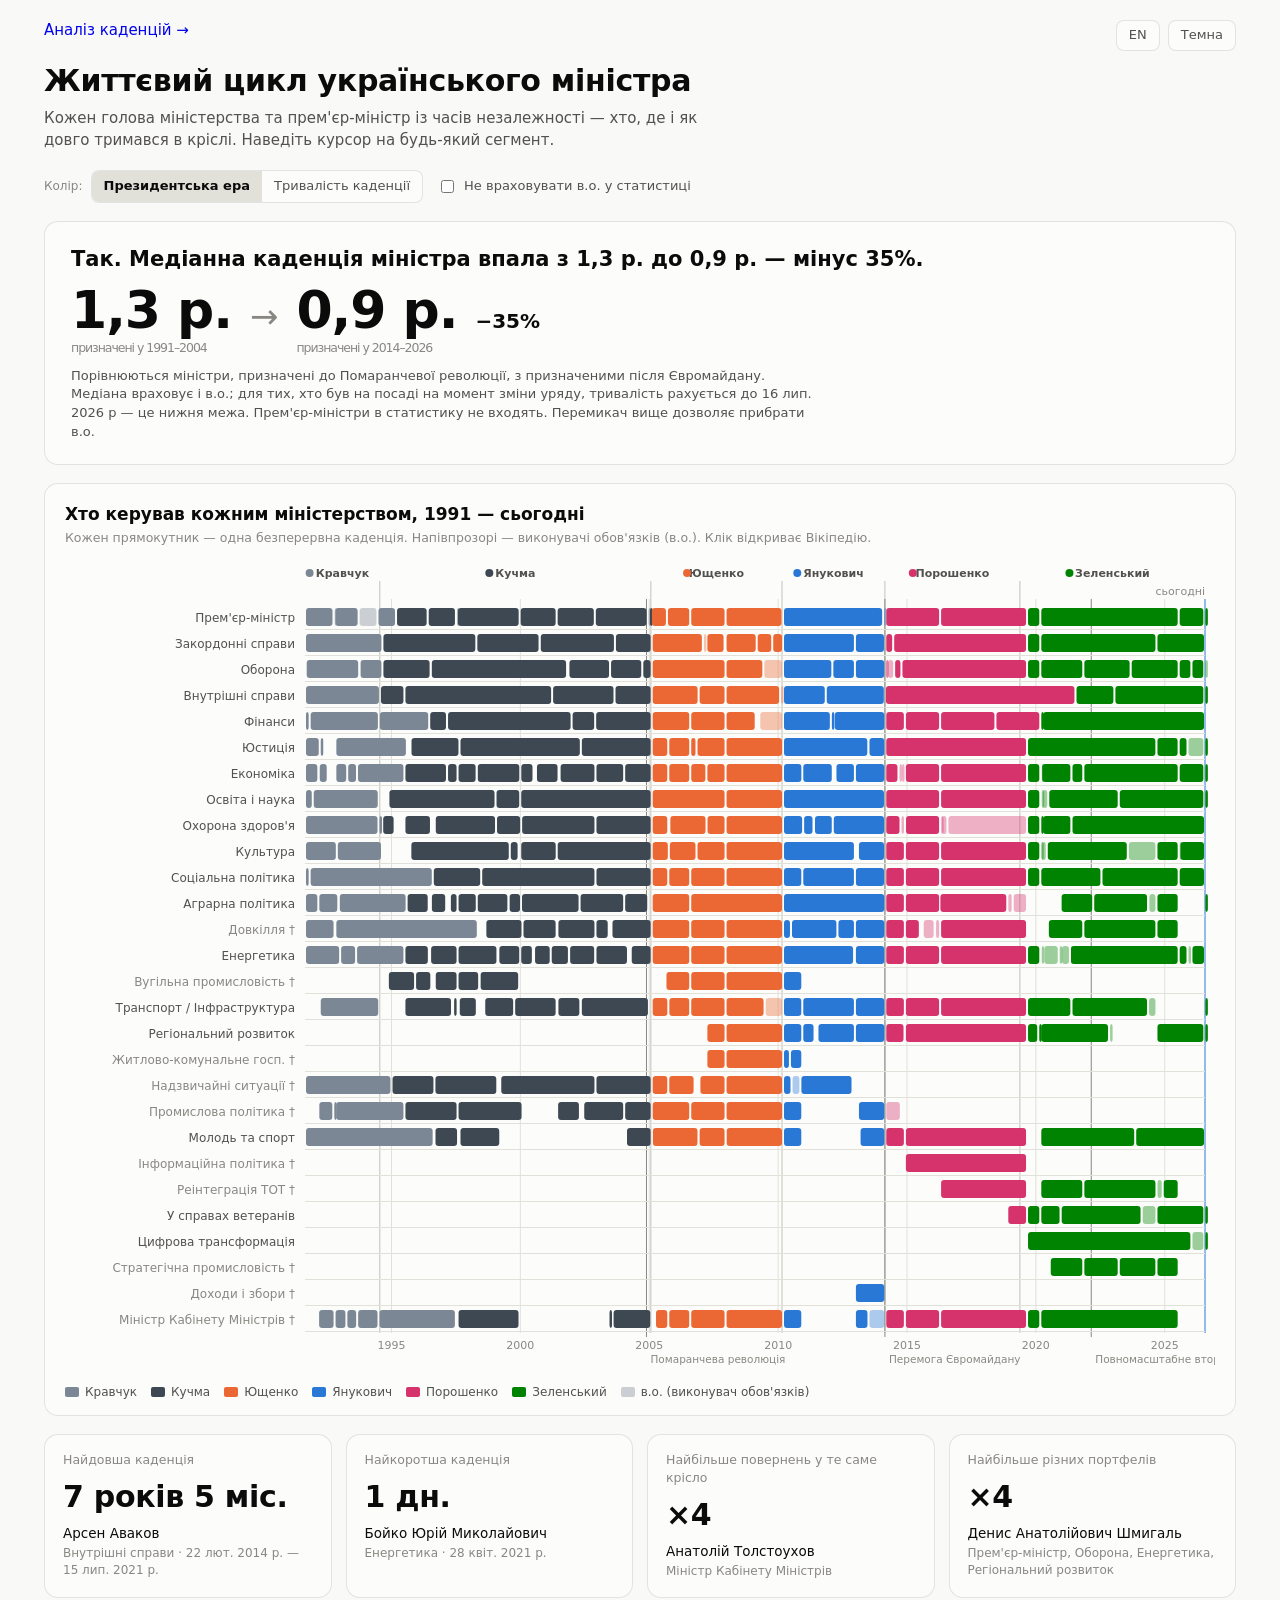
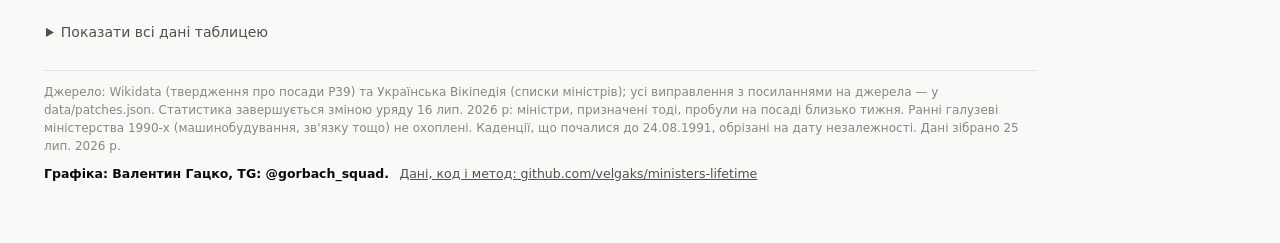
<file: viz/index.html>
<!DOCTYPE html>
<html lang="uk">
<head>
<meta charset="utf-8">
<meta name="viewport" content="width=device-width, initial-scale=1">
<title>Життєвий цикл українського міністра</title>
<link rel="stylesheet" href="style.css">
</head>
<body>
<div class="wrap">
  <header>
    <div class="topbar">
      <a id="sheet-link" class="ctl sheetlink" href="runway.html"></a>
      <button id="lang-btn" class="ctl" type="button">EN</button>
      <button id="theme-btn" class="ctl" type="button">Темна</button>
    </div>
    <h1 id="title"></h1>
    <p id="subtitle" class="subtitle"></p>
  </header>

  <div class="controls">
    <span id="color-label" class="ctl-label"></span>
    <span class="seg" role="group">
      <button id="color-era" type="button" aria-pressed="true"></button>
      <button id="color-dur" type="button" aria-pressed="false"></button>
    </span>
    <label class="chk"><input type="checkbox" id="acting-chk"> <span id="acting-label-txt"></span></label>
  </div>

  <section id="hero" class="hero"></section>

  <section class="card">
    <h2 id="timeline-title"></h2>
    <p id="timeline-cap" class="cap"></p>
    <div class="scrollx"><div id="timeline-host"></div></div>
    <div id="tl-legend" class="legend"></div>
  </section>

  <section id="records" class="tiles"></section>

  <details class="tablewrap">
    <summary id="table-summary"></summary>
    <p id="table-note" class="tnote"></p>
    <div class="scrollx"><div id="table-host"></div></div>
  </details>

  <footer>
    <p id="footer-note" class="fnote"></p>
    <p class="fcredit"><span id="footer-credit"></span>
      <a id="footer-repo" href="https://github.com/velgaks/ministers-lifetime" target="_blank" rel="noopener"></a></p>
  </footer>
</div>
<div id="tooltip" role="tooltip"></div>
<script src="data.js"></script>
<script src="common.js"></script>
<script src="app.js"></script>
</body>
</html>
</file>
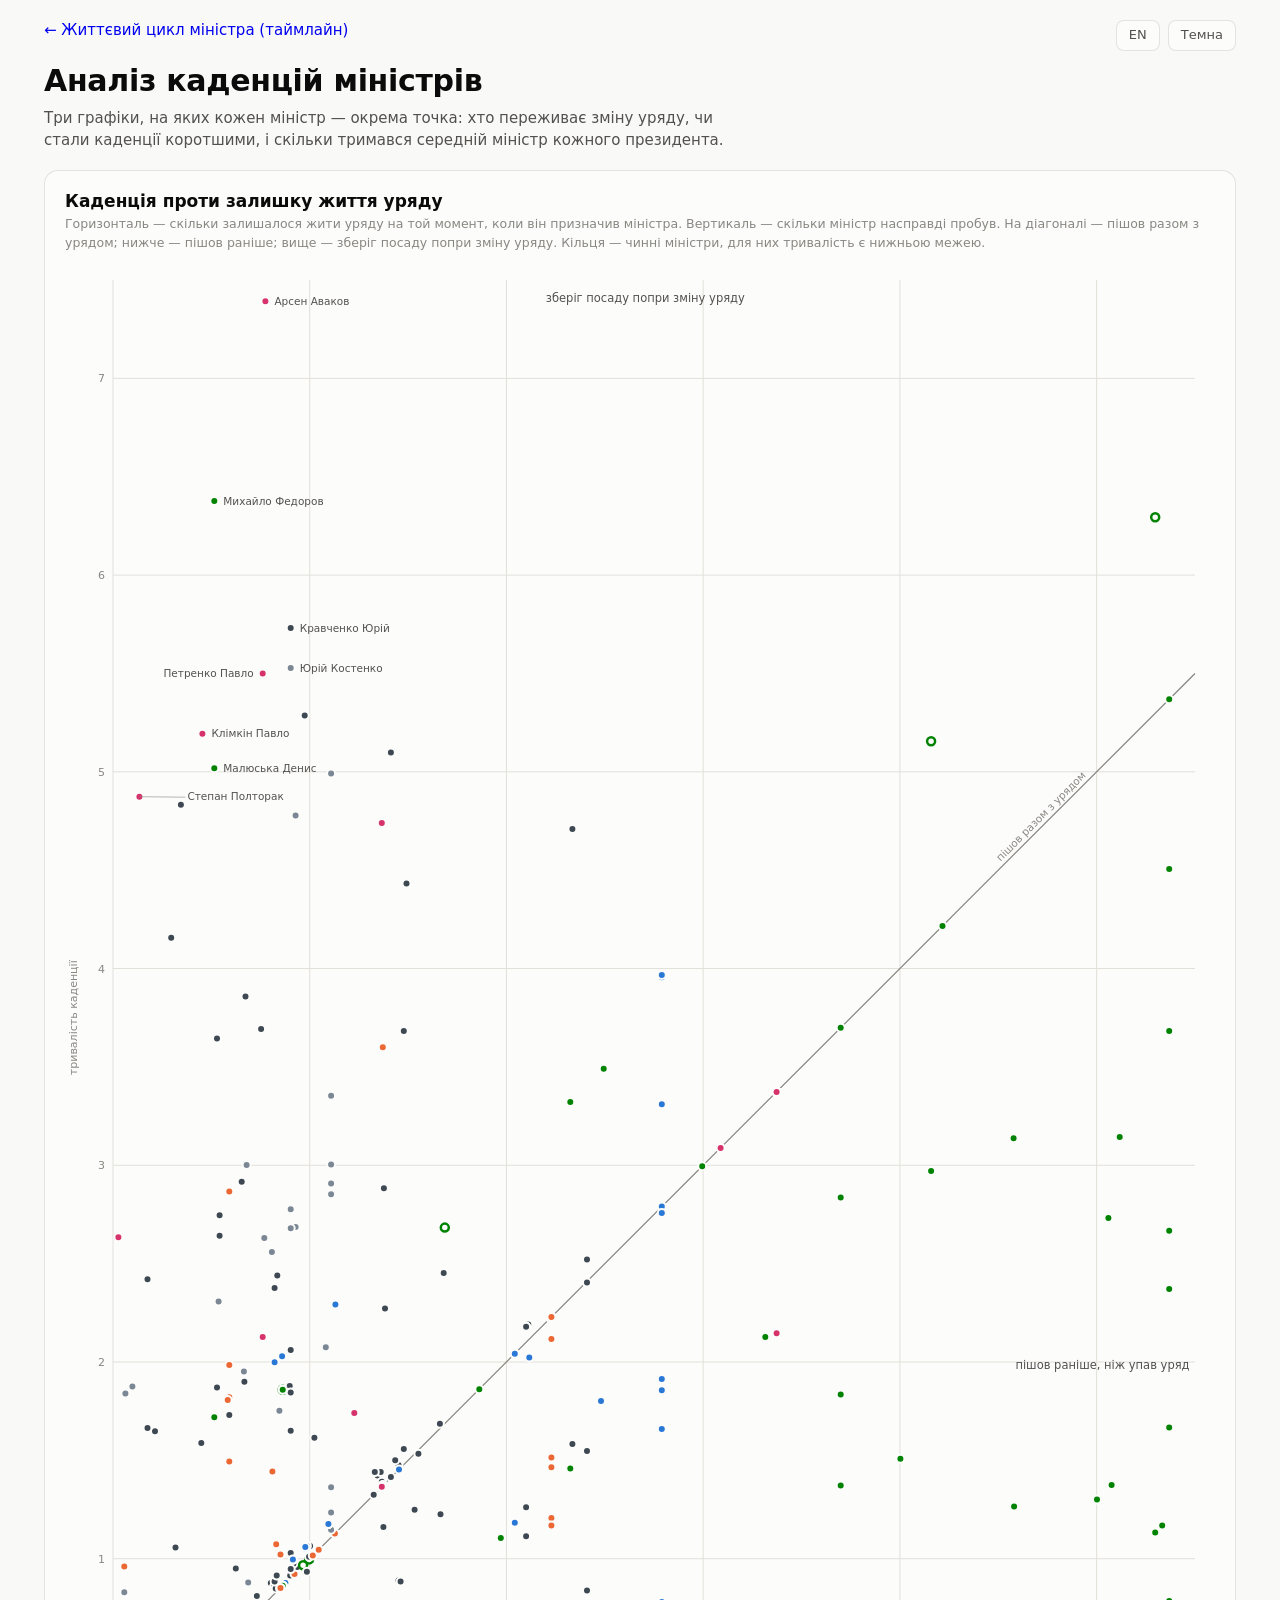
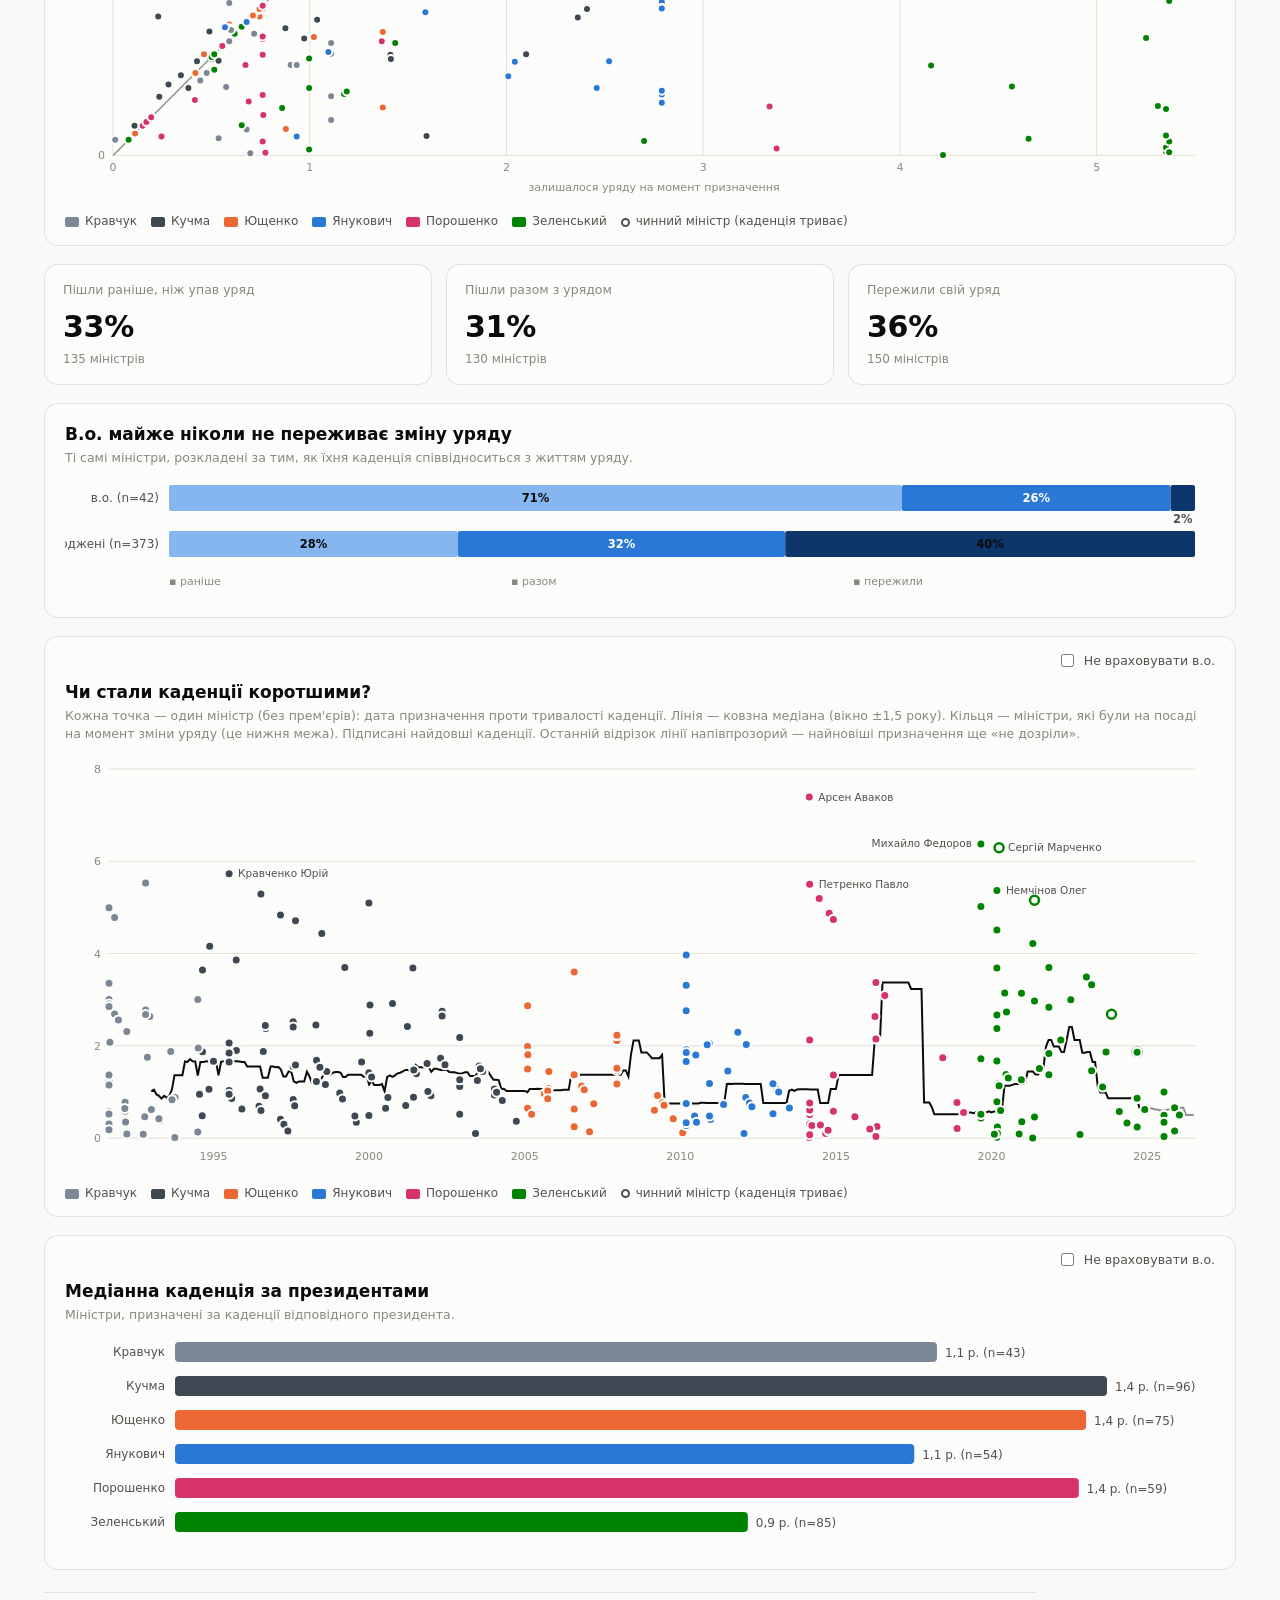
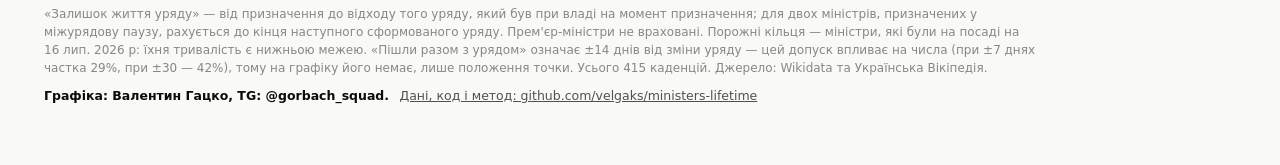
<file: viz/runway.html>
<!DOCTYPE html>
<html lang="uk">
<head>
<meta charset="utf-8">
<meta name="viewport" content="width=device-width, initial-scale=1">
<title>Аналіз каденцій міністрів</title>
<link rel="stylesheet" href="style.css">
</head>
<body>
<div class="wrap">
  <header>
    <div class="topbar">
      <a id="sheet-link" class="ctl sheetlink" href="index.html"></a>
      <button id="lang-btn" class="ctl" type="button">EN</button>
      <button id="theme-btn" class="ctl" type="button">Темна</button>
    </div>
    <h1 id="title"></h1>
    <p id="subtitle" class="subtitle"></p>
  </header>

  <section class="card">
    <h2 id="chart-title"></h2>
    <p id="chart-cap" class="cap"></p>
    <div class="scrollx"><div id="runway-host"></div></div>
    <div id="runway-legend" class="legend"></div>
  </section>

  <section id="split" class="tiles"></section>

  <section class="card">
    <h2 id="acting-title"></h2>
    <p id="acting-cap" class="cap"></p>
    <div class="scrollx"><div id="acting-host"></div></div>
  </section>

  <section class="card">
    <div class="cardctl">
      <label class="chk"><input type="checkbox" class="excl-chk"> <span class="excl-label"></span></label>
    </div>
    <h2 id="trend-title"></h2>
    <p id="trend-cap" class="cap"></p>
    <div class="scrollx"><div id="scatter-host"></div></div>
    <div id="trend-legend" class="legend"></div>
  </section>

  <section class="card">
    <div class="cardctl">
      <label class="chk"><input type="checkbox" class="excl-chk"> <span class="excl-label"></span></label>
    </div>
    <h2 id="era-title"></h2>
    <p id="era-cap" class="cap"></p>
    <div class="scrollx"><div id="erabars-host"></div></div>
  </section>

  <footer>
    <p id="footer-note" class="fnote"></p>
    <p class="fcredit"><span id="footer-credit"></span>
      <a id="footer-repo" href="https://github.com/velgaks/ministers-lifetime" target="_blank" rel="noopener"></a></p>
  </footer>
</div>
<div id="tooltip" role="tooltip"></div>
<script src="data.js"></script>
<script src="common.js"></script>
<script src="runway.js"></script>
</body>
</html>
</file>
<file: viz/style.css>
/* Ukraine ministers tenure — theme tokens & layout */

:root {
  color-scheme: light;
  --page: #f9f9f7;
  --surface: #fcfcfb;
  --ink: #0b0b0b;
  --ink-2: #52514e;
  --muted: #898781;
  --grid: #e1e0d9;
  --baseline: #c3c2b7;
  --border: rgba(11, 11, 11, 0.10);
  /* Presidential colours = the party that carried each president.
     Yushchenko orange (Our Ukraine / Orange Revolution), Yanukovych blue
     (Party of Regions), Poroshenko crimson (European Solidarity — their red;
     blue is taken, and brighter red is indistinguishable from green under
     deuteranopia), Zelensky green (Servant of the People). Kravchuk and Kuchma
     ran as independents with no party branding, hence neutral blue-greys. */
  --era-kravchuk: #7b8794;
  --era-kuchma: #3d4852;
  --era-yushchenko: #eb6834;
  --era-yanukovych: #2a78d6;
  --era-poroshenko: #d6336c;
  --era-zelensky: #008300;
  /* sequential (tenure length, light: light→dark = short→long) */
  --dur-0: #86b6ef;
  --dur-1: #5598e7;
  --dur-2: #2a78d6;
  --dur-3: #1c5cab;
  --dur-4: #0d366b;
  --accent: #2a78d6;
  /* runway sheet: confirmed vs never-confirmed acting. Blue is the single-series
     accent, orange the second accent — the same two the R figure uses. */
  --status-confirmed: #2a78d6;
  --status-acting: #eb6834;
  /* left early → left with the government → outlived it. An ordered sequence, so
     one hue light to dark rather than three unrelated colours. */
  --place-0: #86b6ef;
  --place-1: #2a78d6;
  --place-2: #0d366b;
}
@media (prefers-color-scheme: dark) {
  :root:not([data-theme="light"]) {
    color-scheme: dark;
    --page: #0d0d0d;
    --surface: #1a1a19;
    --ink: #ffffff;
    --ink-2: #c3c2b7;
    --muted: #898781;
    --grid: #2c2c2a;
    --baseline: #383835;
    --border: rgba(255, 255, 255, 0.10);
    --era-kravchuk: #b3c2d1;
    --era-kuchma: #55636f;
    --era-yushchenko: #d95926;
    --era-yanukovych: #3987e5;
    --era-poroshenko: #e0558a;
    --era-zelensky: #0ca30c;
    --dur-0: #184f95;
    --dur-1: #256abf;
    --dur-2: #3987e5;
    --dur-3: #6da7ec;
    --dur-4: #9ec5f4;
    --accent: #3987e5;
    --status-confirmed: #3987e5;
    --status-acting: #d95926;
    /* the ramp inverts in dark mode, as the duration ramp above does */
    --place-0: #184f95;
    --place-1: #3987e5;
    --place-2: #9ec5f4;
  }
}
:root[data-theme="dark"] {
  color-scheme: dark;
  --page: #0d0d0d;
  --surface: #1a1a19;
  --ink: #ffffff;
  --ink-2: #c3c2b7;
  --muted: #898781;
  --grid: #2c2c2a;
  --baseline: #383835;
  --border: rgba(255, 255, 255, 0.10);
  --era-kravchuk: #b3c2d1;
  --era-kuchma: #55636f;
  --era-yushchenko: #d95926;
  --era-yanukovych: #3987e5;
  --era-poroshenko: #e0558a;
  --era-zelensky: #0ca30c;
  --dur-0: #184f95;
  --dur-1: #256abf;
  --dur-2: #3987e5;
  --dur-3: #6da7ec;
  --dur-4: #9ec5f4;
  --accent: #3987e5;
  --status-confirmed: #3987e5;
  --status-acting: #d95926;
  --place-0: #184f95;
  --place-1: #3987e5;
  --place-2: #9ec5f4;
}

* { box-sizing: border-box; }
html, body { margin: 0; padding: 0; }
body {
  background: var(--page);
  color: var(--ink);
  font-family: system-ui, -apple-system, "Segoe UI", sans-serif;
  font-size: 15px;
  line-height: 1.45;
}
.wrap { max-width: 1240px; margin: 0 auto; padding: 20px 24px 60px; }

/* header */
.topbar { display: flex; justify-content: flex-end; gap: 8px; margin-bottom: 8px; }
h1 { font-size: 30px; margin: 4px 0 6px; letter-spacing: -0.01em; }
.subtitle { color: var(--ink-2); margin: 0 0 18px; max-width: 72ch; }

button.ctl {
  font: inherit; font-size: 13px;
  color: var(--ink-2);
  background: var(--surface);
  border: 1px solid var(--border);
  border-radius: 8px;
  padding: 5px 12px;
  cursor: pointer;
}
button.ctl:hover { color: var(--ink); }
button.ctl[aria-pressed="true"] { color: var(--ink); font-weight: 600; border-color: var(--baseline); }

.seg { display: inline-flex; border: 1px solid var(--border); border-radius: 8px; overflow: hidden; background: var(--surface); }
.seg button {
  font: inherit; font-size: 13px; border: 0; background: transparent;
  color: var(--ink-2); padding: 6px 12px; cursor: pointer;
}
.seg button[aria-pressed="true"] { background: var(--grid); color: var(--ink); font-weight: 600; }

.controls {
  display: flex; flex-wrap: wrap; align-items: center; gap: 14px;
  margin: 14px 0 18px;
}
.controls label.chk { display: inline-flex; align-items: center; gap: 7px; font-size: 13px; color: var(--ink-2); cursor: pointer; }
.controls .ctl-label { font-size: 12px; color: var(--muted); margin-right: -6px; }

/* hero */
.hero {
  background: var(--surface);
  border: 1px solid var(--border);
  border-radius: 14px;
  padding: 22px 26px;
  margin-bottom: 18px;
}
.hero .answer { font-size: 21px; font-weight: 650; margin: 0 0 10px; }
.hero .figures { display: flex; align-items: baseline; gap: 18px; flex-wrap: wrap; }
.hero .fig { font-size: 52px; font-weight: 650; letter-spacing: -0.02em; line-height: 1; }
.hero .arrow { font-size: 34px; color: var(--muted); }
.hero .figcap { display: block; font-size: 12.5px; color: var(--muted); margin-top: 6px; font-weight: 400; }
.hero .delta { font-size: 20px; font-weight: 650; }
.hero .note { color: var(--ink-2); font-size: 13px; margin: 12px 0 0; max-width: 90ch; }

/* cards */
.card {
  background: var(--surface);
  border: 1px solid var(--border);
  border-radius: 14px;
  padding: 18px 20px 14px;
  margin-bottom: 18px;
}
.card h2 { font-size: 17px; margin: 0 0 2px; }
.card .cap { color: var(--muted); font-size: 12.5px; margin: 0 0 12px; }
.scrollx { overflow-x: auto; }

svg text { font-family: inherit; }
svg .rowlabel { font-size: 12px; fill: var(--ink-2); }
svg .rowlabel.defunct { fill: var(--muted); }
svg .axis { font-size: 11px; fill: var(--muted); }
svg .eralabel { font-size: 11px; font-weight: 600; fill: var(--ink-2); }
svg .eventlabel { font-size: 10.5px; fill: var(--muted); }
svg .outlier { font-size: 10.5px; fill: var(--ink-2); pointer-events: none; }
svg .gridline { stroke: var(--grid); stroke-width: 1; }
svg .erabound { stroke: var(--baseline); stroke-width: 1; }
svg .eventline { stroke: var(--muted); stroke-width: 1; }
svg .todayline { stroke: var(--accent); stroke-width: 1; }
svg .trend { stroke: var(--ink); stroke-width: 2; fill: none; }
svg .trend.provisional { opacity: 0.45; }
/* runway sheet */
/* --muted, not --baseline: this is the line the entire chart is read against, so
   it must not be the faintest thing on the canvas in either theme */
svg .diagonal { stroke: var(--muted); stroke-width: 1.25; }
svg .leader { stroke: var(--muted); stroke-width: 0.6; }
svg .regionlabel { font-size: 11.5px; fill: var(--ink-2); }
svg .barvalue { font-size: 11.5px; font-weight: 600; fill: var(--ink); }
/* on the mid-ramp segment the ink colour has too little contrast either way, so
   that one label goes white — checked against both themes */
svg .barvalue.on-mid { fill: #ffffff; }
/* a segment too thin to hold its number gets it just below the bar instead */
svg .barvalue.outside { fill: var(--ink-2); font-weight: 600; }
rect.placebar { rx: 2; }
.placebar.p-0 { fill: var(--place-0); }
.placebar.p-1 { fill: var(--place-1); }
.placebar.p-2 { fill: var(--place-2); }
/* a control that governs only the card it sits in, rather than the whole page */
.cardctl { display: flex; justify-content: flex-end; margin: -4px 0 10px; }
.cardctl label.chk {
  display: inline-flex; align-items: center; gap: 7px;
  font-size: 12.5px; color: var(--ink-2); cursor: pointer;
}
.sheetlink { text-decoration: none; margin-right: auto; }
.sheetlink:hover { color: var(--ink); border-color: var(--baseline); }

/* era + duration fills */
.f-kravchuk { fill: var(--era-kravchuk); }
.f-kuchma { fill: var(--era-kuchma); }
.f-yushchenko { fill: var(--era-yushchenko); }
.f-yanukovych { fill: var(--era-yanukovych); }
.f-poroshenko { fill: var(--era-poroshenko); }
.f-zelensky { fill: var(--era-zelensky); }
.f-dur-0 { fill: var(--dur-0); }
.f-dur-1 { fill: var(--dur-1); }
.f-dur-2 { fill: var(--dur-2); }
.f-dur-3 { fill: var(--dur-3); }
.f-dur-4 { fill: var(--dur-4); }

rect.seg-mark { rx: 3; }
.seg-mark.acting { fill-opacity: 0.38; }
.seg-mark { cursor: pointer; }
.seg-mark:hover, .seg-mark.hl, .seg-mark:focus-visible {
  stroke: var(--ink); stroke-width: 1.5; outline: none;
}
circle.dot { stroke: var(--surface); stroke-width: 2; cursor: pointer; }
circle.dot.censored { fill: var(--surface); stroke-width: 2.5; }
circle.dot.censored.c-kravchuk { stroke: var(--era-kravchuk); }
circle.dot.censored.c-kuchma { stroke: var(--era-kuchma); }
circle.dot.censored.c-yushchenko { stroke: var(--era-yushchenko); }
circle.dot.censored.c-yanukovych { stroke: var(--era-yanukovych); }
circle.dot.censored.c-poroshenko { stroke: var(--era-poroshenko); }
circle.dot.censored.c-zelensky { stroke: var(--era-zelensky); }
circle.dot.censored.c-confirmed { stroke: var(--status-confirmed); }
circle.dot.censored.c-acting { stroke: var(--status-acting); }
circle.dot:hover, circle.dot.hl { stroke: var(--ink); }
.f-confirmed { fill: var(--status-confirmed); }
.f-acting { fill: var(--status-acting); }

/* legend */
.legend { display: flex; flex-wrap: wrap; gap: 14px; margin-top: 10px; align-items: center; }
.legend .item { display: inline-flex; align-items: center; gap: 6px; font-size: 12px; color: var(--ink-2); }
.legend .sw { width: 14px; height: 10px; border-radius: 2px; display: inline-block; }
.legend .sw.acting { opacity: 0.38; }
.legend .sw.ring { background: transparent; border: 2px solid var(--ink-2); border-radius: 50%; width: 9px; height: 9px; }
.sw.b-kravchuk { background: var(--era-kravchuk); }
.sw.b-kuchma { background: var(--era-kuchma); }
.sw.b-yushchenko { background: var(--era-yushchenko); }
.sw.b-yanukovych { background: var(--era-yanukovych); }
.sw.b-poroshenko { background: var(--era-poroshenko); }
.sw.b-zelensky { background: var(--era-zelensky); }
.sw.b-dur-0 { background: var(--dur-0); }
.sw.b-dur-1 { background: var(--dur-1); }
.sw.b-dur-2 { background: var(--dur-2); }
.sw.b-dur-3 { background: var(--dur-3); }
.sw.b-dur-4 { background: var(--dur-4); }
.sw.b-confirmed { background: var(--status-confirmed); }
.sw.b-acting { background: var(--status-acting); }

/* records tiles */
.tiles { display: grid; grid-template-columns: repeat(auto-fit, minmax(230px, 1fr)); gap: 14px; margin-bottom: 18px; }
.tile {
  background: var(--surface); border: 1px solid var(--border); border-radius: 14px;
  padding: 16px 18px;
}
.tile .lbl { font-size: 12.5px; color: var(--muted); margin-bottom: 6px; }
.tile .val { font-size: 30px; font-weight: 650; letter-spacing: -0.01em; }
.tile .who { font-size: 13.5px; margin-top: 5px; }
.tile .ctx { font-size: 12px; color: var(--muted); margin-top: 2px; }

/* tooltip */
#tooltip {
  position: fixed; z-index: 10; pointer-events: none;
  background: var(--surface); color: var(--ink);
  border: 1px solid var(--border); border-radius: 10px;
  box-shadow: 0 6px 24px rgba(0, 0, 0, 0.18);
  padding: 10px 12px; max-width: 300px; font-size: 12.5px;
  display: none;
}
#tooltip .tt-head { display: flex; gap: 10px; align-items: center; }
#tooltip img { width: 44px; height: 44px; border-radius: 50%; object-fit: cover; background: var(--grid); }
#tooltip .tt-name { font-weight: 650; font-size: 14px; }
#tooltip .tt-role { color: var(--ink-2); }
#tooltip .tt-line { margin-top: 6px; color: var(--ink-2); }
#tooltip .tt-line strong { color: var(--ink); }
#tooltip .badge {
  display: inline-block; font-size: 11px; padding: 1px 7px; border-radius: 999px;
  border: 1px solid var(--baseline); color: var(--ink-2); margin-right: 5px; margin-top: 6px;
}
#tooltip .tt-hint { margin-top: 7px; font-size: 11px; color: var(--muted); }

/* table view */
details.tablewrap { margin-bottom: 18px; }
details.tablewrap summary { cursor: pointer; color: var(--ink-2); font-size: 14px; padding: 6px 2px; }
.tablewrap .scrollx { max-height: 480px; overflow: auto; border: 1px solid var(--border); border-radius: 10px; }
table.dataview { border-collapse: collapse; width: 100%; font-size: 12.5px; }
.dataview th, .dataview td { text-align: left; padding: 5px 10px; border-bottom: 1px solid var(--grid); white-space: nowrap; }
.dataview th { position: sticky; top: 0; background: var(--surface); color: var(--muted); font-weight: 600; }
.dataview td.num { font-variant-numeric: tabular-nums; }

/* attribution block: muted method note, then a strong credit line and repo link */
footer { max-width: 104ch; margin-top: 22px; }
footer .fnote {
  color: var(--muted); font-size: 12px; line-height: 1.5; margin: 0 0 10px;
  padding-top: 12px; border-top: 1px solid var(--border);
}
footer .fcredit { color: var(--ink); font-size: 12.5px; font-weight: 650; margin: 0; }
footer .fcredit a { color: var(--ink-2); font-weight: 400; margin-left: 6px; }
footer .fcredit a:hover { color: var(--accent); }
.tablewrap .tnote { color: var(--muted); font-size: 11.5px; margin: 0 0 8px; max-width: 100ch; }
</file>
